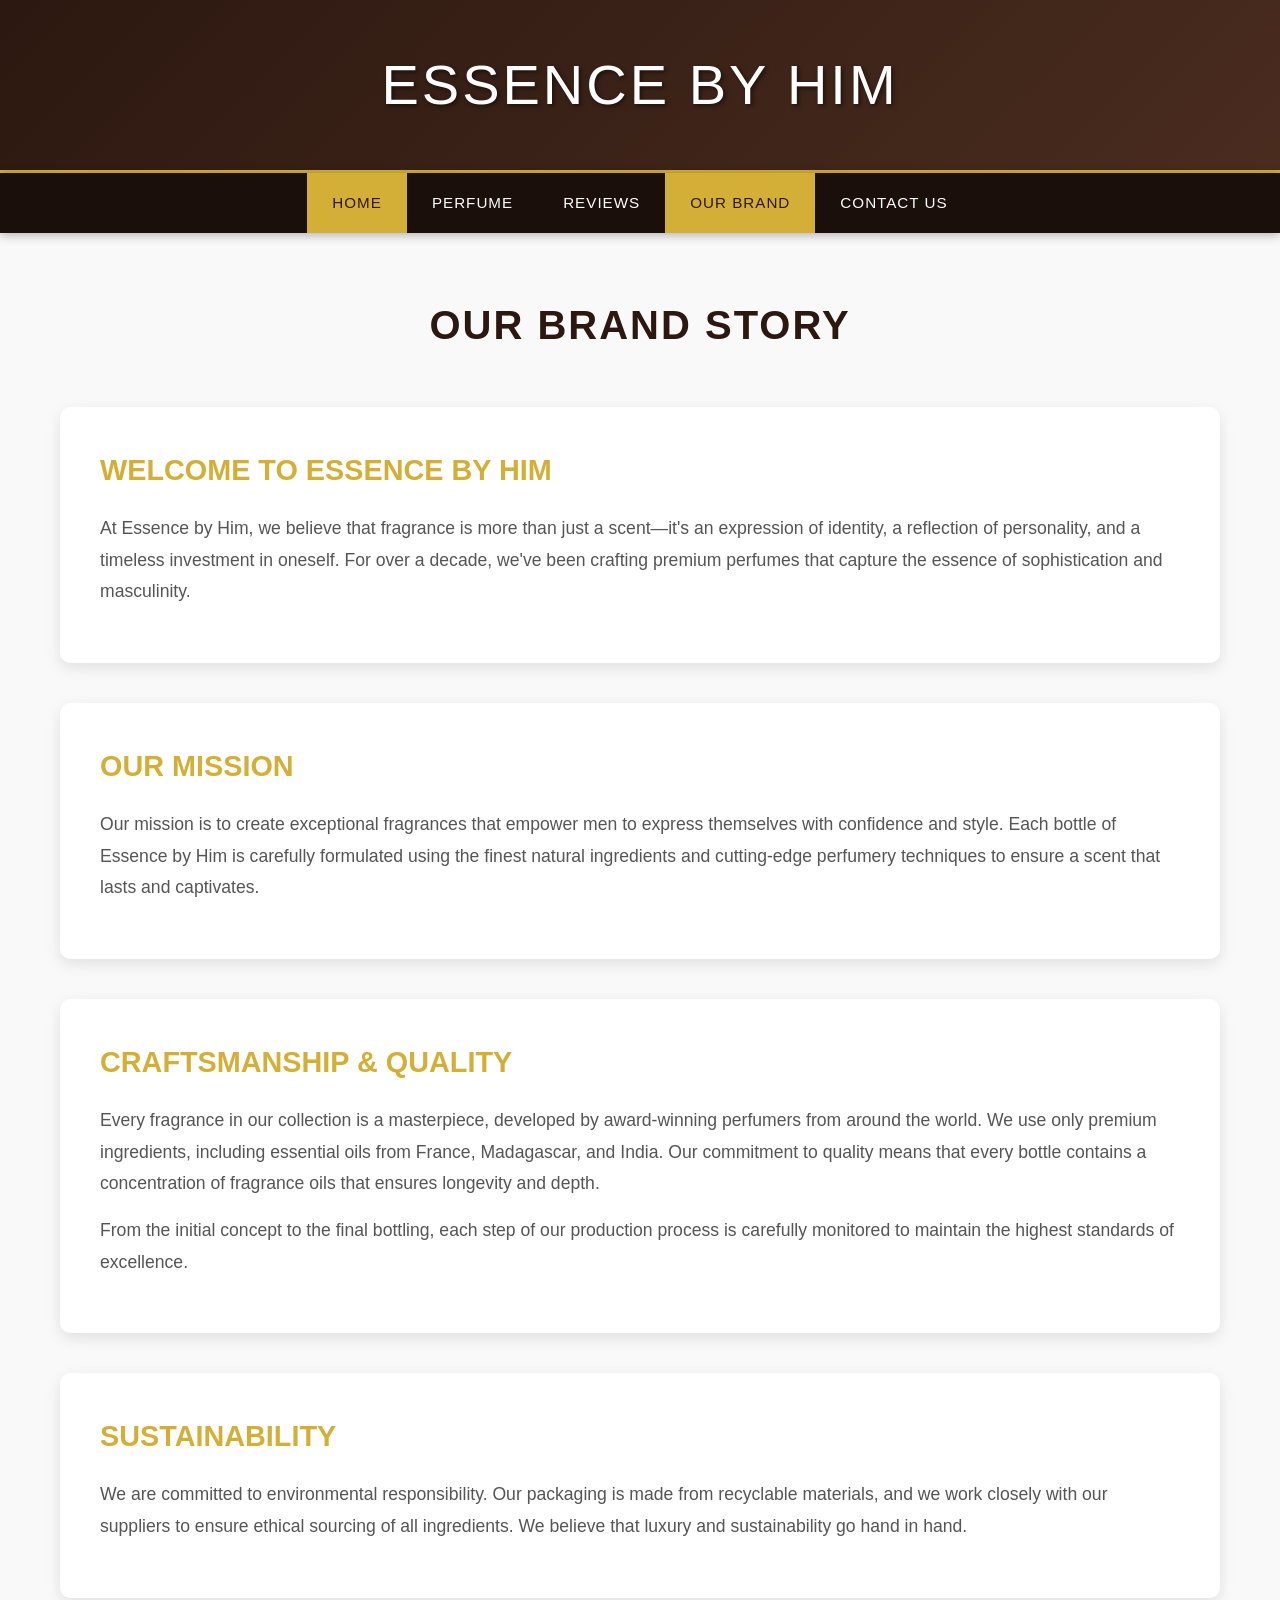
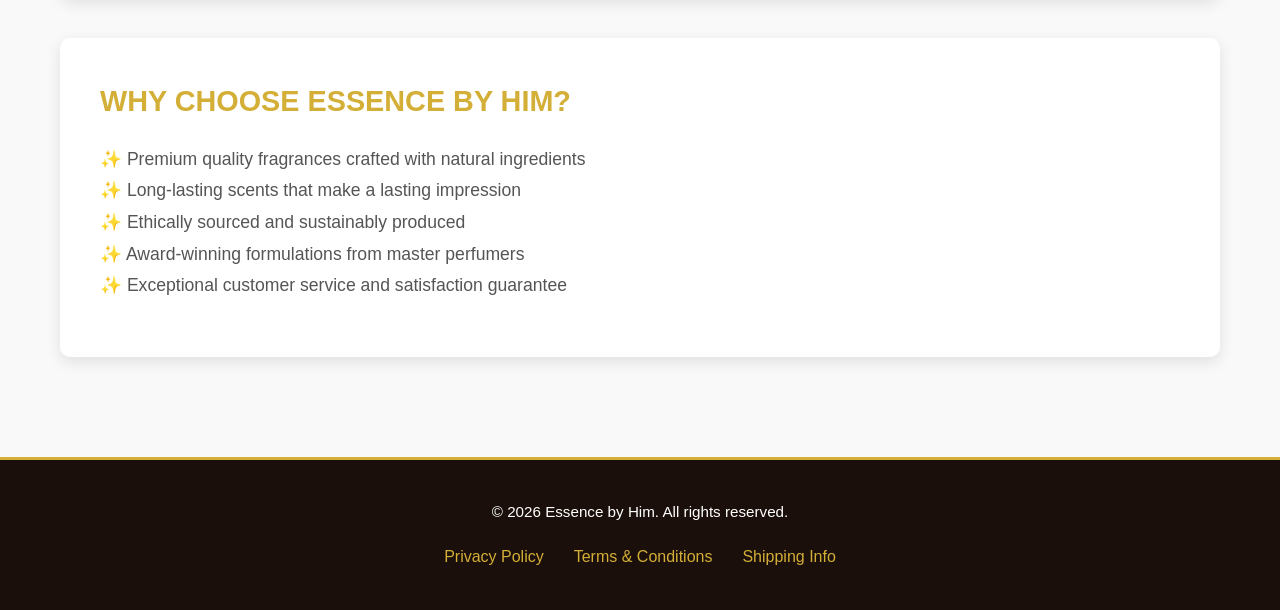
<file: brand.html>
<!DOCTYPE html>
<html lang="en">
<head>
    <meta charset="UTF-8">
    <meta name="viewport" content="width=device-width, initial-scale=1.0">
    <title>Our Brand - Essence by Him</title>
    <link rel="stylesheet" href="styles.css">
</head>
<body>
    <!-- HEADER -->
    <header class="header">
        <div class="container">
            <div class="brand-name">
                <h1>ESSENCE BY HIM</h1>
            </div>
        </div>
    </header>

    <!-- NAVIGATION BAR -->
   <nav class="navbar">
        <div class="container">
            <ul class="nav-menu">
                <li><a href="index.html" class="nav-link active">HOME</a></li>
                <li><a href="perfume.html" class="nav-link">PERFUME</a></li>
                <li><a href="reviews.html" class="nav-link">REVIEWS</a></li>
                <li><a href="brand.html" class="nav-link">OUR BRAND</a></li>
                <li><a href="contact.html" class="nav-link">CONTACT US</a></li>
            </ul>
        </div>
    </nav>

    <!-- MAIN CONTENT -->
    <section class="page-content">
        <div class="container">
            <h2 class="page-title">Our Brand Story</h2>

            <div class="brand-section">
                <h3>Welcome to Essence by Him</h3>
                <p>
                    At Essence by Him, we believe that fragrance is more than just a scent—it's an expression of identity, 
                    a reflection of personality, and a timeless investment in oneself. For over a decade, we've been crafting 
                    premium perfumes that capture the essence of sophistication and masculinity.
                </p>
            </div>

            <div class="brand-section">
                <h3>Our Mission</h3>
                <p>
                    Our mission is to create exceptional fragrances that empower men to express themselves with confidence 
                    and style. Each bottle of Essence by Him is carefully formulated using the finest natural ingredients and 
                    cutting-edge perfumery techniques to ensure a scent that lasts and captivates.
                </p>
            </div>

            <div class="brand-section">
                <h3>Craftsmanship & Quality</h3>
                <p>
                    Every fragrance in our collection is a masterpiece, developed by award-winning perfumers from around the world. 
                    We use only premium ingredients, including essential oils from France, Madagascar, and India. Our commitment to 
                    quality means that every bottle contains a concentration of fragrance oils that ensures longevity and depth.
                </p>
                <p>
                    From the initial concept to the final bottling, each step of our production process is carefully monitored to 
                    maintain the highest standards of excellence.
                </p>
            </div>

            <div class="brand-section">
                <h3>Sustainability</h3>
                <p>
                    We are committed to environmental responsibility. Our packaging is made from recyclable materials, and we work 
                    closely with our suppliers to ensure ethical sourcing of all ingredients. We believe that luxury and sustainability 
                    go hand in hand.
                </p>
            </div>

            <div class="brand-section">
                <h3>Why Choose Essence by Him?</h3>
                <p>
                    ✨ Premium quality fragrances crafted with natural ingredients<br>
                    ✨ Long-lasting scents that make a lasting impression<br>
                    ✨ Ethically sourced and sustainably produced<br>
                    ✨ Award-winning formulations from master perfumers<br>
                    ✨ Exceptional customer service and satisfaction guarantee<br>
                </p>
            </div>
        </div>
    </section>

    <!-- FOOTER -->
    <footer class="footer">
        <div class="container">
            <p>&copy; 2026 Essence by Him. All rights reserved.</p>
            <div class="footer-links">
                <a href="#">Privacy Policy</a>
                <a href="#">Terms & Conditions</a>
                <a href="#">Shipping Info</a>
            </div>
        </div>
    </footer>

    <script src="script.js"></script>
</body>
</html>
</file>
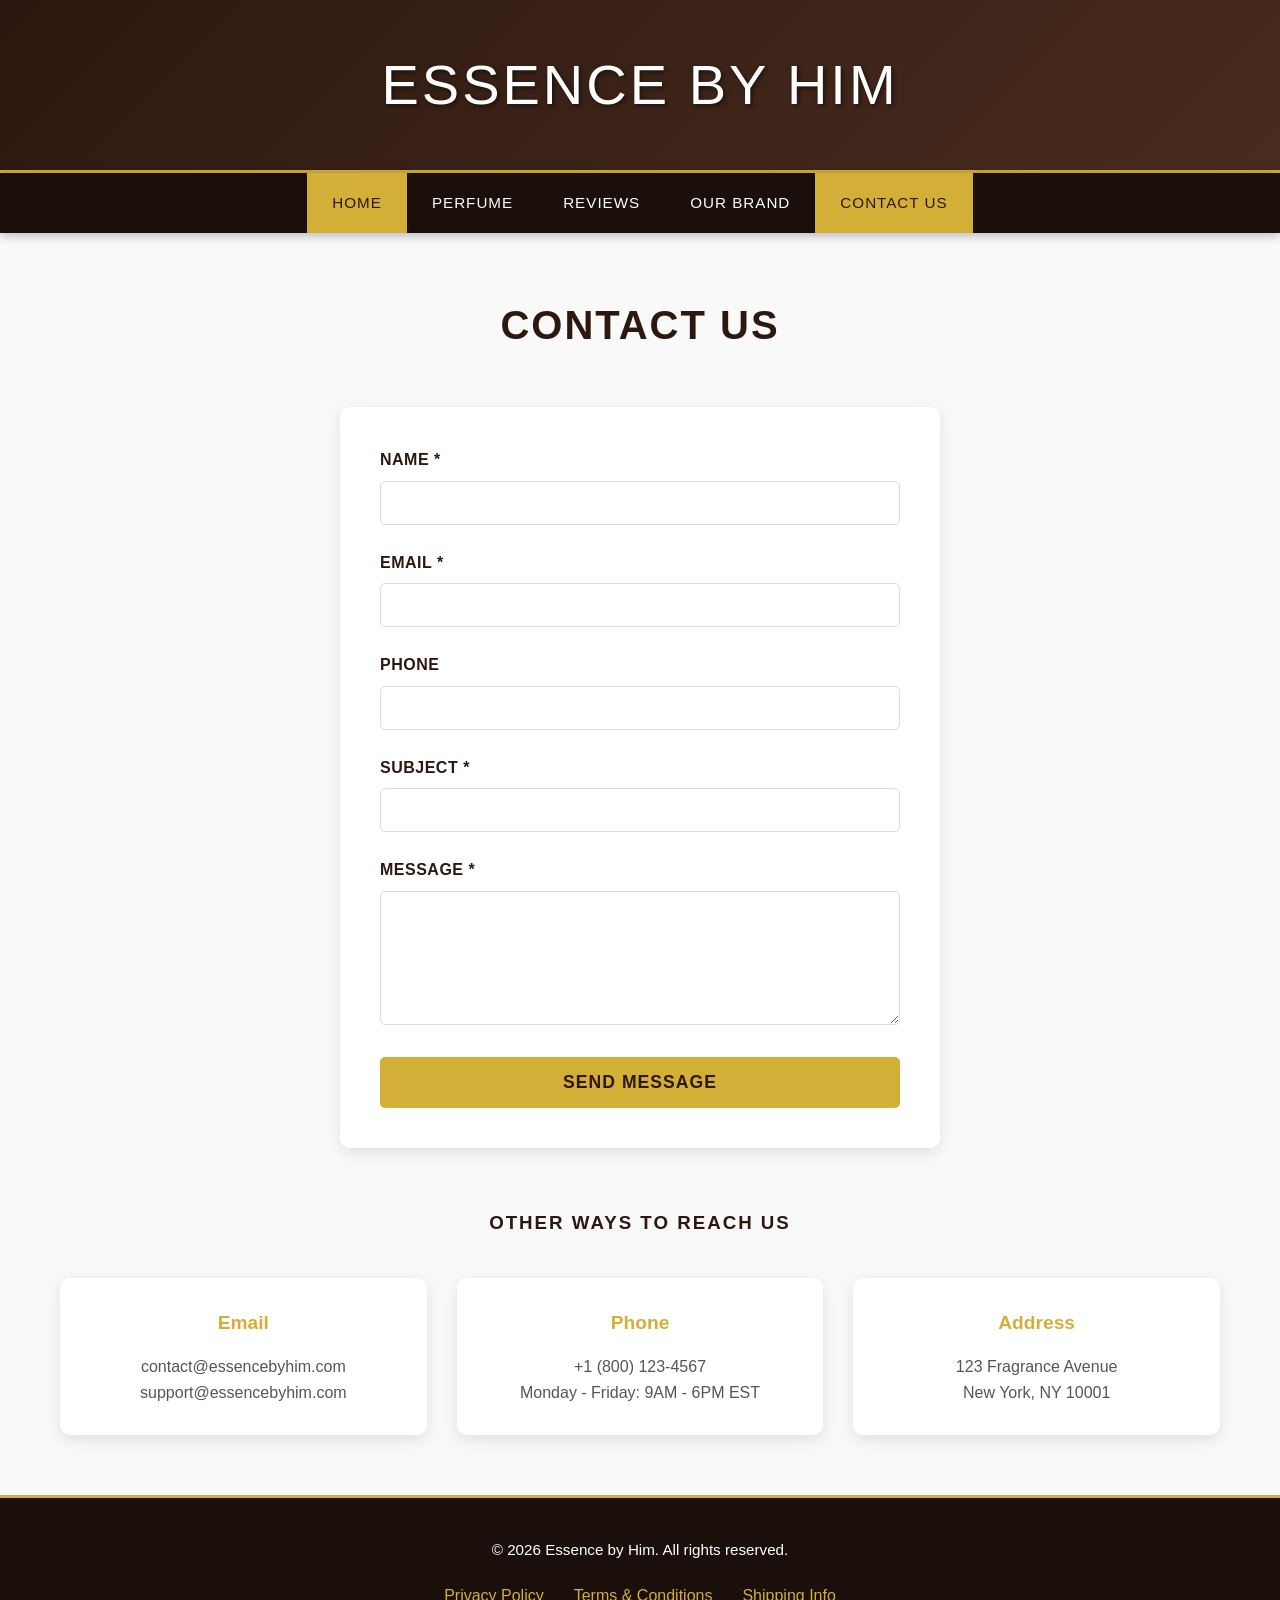
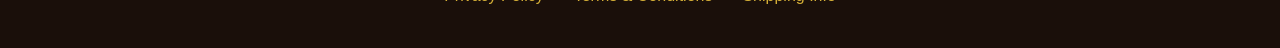
<file: contact.html>
<!DOCTYPE html>
<html lang="en">
<head>
    <meta charset="UTF-8">
    <meta name="viewport" content="width=device-width, initial-scale=1.0">
    <title>Contact Us - Essence by Him</title>
    <link rel="stylesheet" href="styles.css">
</head>
<body>
    <!-- HEADER -->
    <header class="header">
        <div class="container">
            <div class="brand-name">
                <h1>ESSENCE BY HIM</h1>
            </div>
        </div>
    </header>

    <!-- NAVIGATION BAR -->
   <nav class="navbar">
        <div class="container">
            <ul class="nav-menu">
                <li><a href="index.html" class="nav-link active">HOME</a></li>
                <li><a href="perfume.html" class="nav-link">PERFUME</a></li>
                <li><a href="reviews.html" class="nav-link">REVIEWS</a></li>
                <li><a href="brand.html" class="nav-link">OUR BRAND</a></li>
                <li><a href="contact.html" class="nav-link">CONTACT US</a></li>
            </ul>
        </div>
    </nav>

    <!-- MAIN CONTENT -->
    <section class="page-content">
        <div class="container">
            <h2 class="page-title">Contact Us</h2>

            <div class="contact-form">
                <form id="contactForm">
                    <div class="form-group">
                        <label for="name">Name *</label>
                        <input type="text" id="name" name="name" required>
                    </div>

                    <div class="form-group">
                        <label for="email">Email *</label>
                        <input type="email" id="email" name="email" required>
                    </div>

                    <div class="form-group">
                        <label for="phone">Phone</label>
                        <input type="tel" id="phone" name="phone">
                    </div>

                    <div class="form-group">
                        <label for="subject">Subject *</label>
                        <input type="text" id="subject" name="subject" required>
                    </div>

                    <div class="form-group">
                        <label for="message">Message *</label>
                        <textarea id="message" name="message" rows="6" required></textarea>
                    </div>

                    <button type="submit">Send Message</button>
                </form>
            </div>

            <div style="margin-top: 60px; text-align: center;">
                <h3 style="color: #2c1810; margin-bottom: 30px; text-transform: uppercase; letter-spacing: 2px;">Other Ways to Reach Us</h3>
                
                <div style="display: grid; grid-template-columns: repeat(auto-fit, minmax(250px, 1fr)); gap: 30px; margin-top: 40px;">
                    <div style="background: white; padding: 30px; border-radius: 10px; box-shadow: 0 5px 15px rgba(0, 0, 0, 0.1);">
                        <h4 style="color: #d4af37; margin-bottom: 15px; font-size: 1.2rem;">Email</h4>
                        <p style="color: #555;">contact@essencebyhim.com</p>
                        <p style="color: #555;">support@essencebyhim.com</p>
                    </div>

                    <div style="background: white; padding: 30px; border-radius: 10px; box-shadow: 0 5px 15px rgba(0, 0, 0, 0.1);">
                        <h4 style="color: #d4af37; margin-bottom: 15px; font-size: 1.2rem;">Phone</h4>
                        <p style="color: #555;">+1 (800) 123-4567</p>
                        <p style="color: #555;">Monday - Friday: 9AM - 6PM EST</p>
                    </div>

                    <div style="background: white; padding: 30px; border-radius: 10px; box-shadow: 0 5px 15px rgba(0, 0, 0, 0.1);">
                        <h4 style="color: #d4af37; margin-bottom: 15px; font-size: 1.2rem;">Address</h4>
                        <p style="color: #555;">123 Fragrance Avenue</p>
                        <p style="color: #555;">New York, NY 10001</p>
                    </div>
                </div>
            </div>
        </div>
    </section>

    <!-- FLOATING CART CARD -->
    <div class="floating-cart" id="floatingCart" style="display: none;">
        <button class="close-cart" id="closeCart">&times;</button>
        <h3>Your Cart</h3>
        <div class="cart-item-details" id="cartItemDetails"></div>
        <div class="cart-actions">
            <button class="btn-continue-shopping" id="continueShopping">Continue Shopping</button>
            <button class="btn-checkout">Proceed to Checkout</button>
        </div>
    </div>

    <!-- FOOTER -->
    <footer class="footer">
        <div class="container">
            <p>&copy; 2026 Essence by Him. All rights reserved.</p>
            <div class="footer-links">
                <a href="#">Privacy Policy</a>
                <a href="#">Terms & Conditions</a>
                <a href="#">Shipping Info</a>
            </div>
        </div>
    </footer>

    <script src="database.js"></script>
    <script src="script.js"></script>
</body>
</html>
</file>
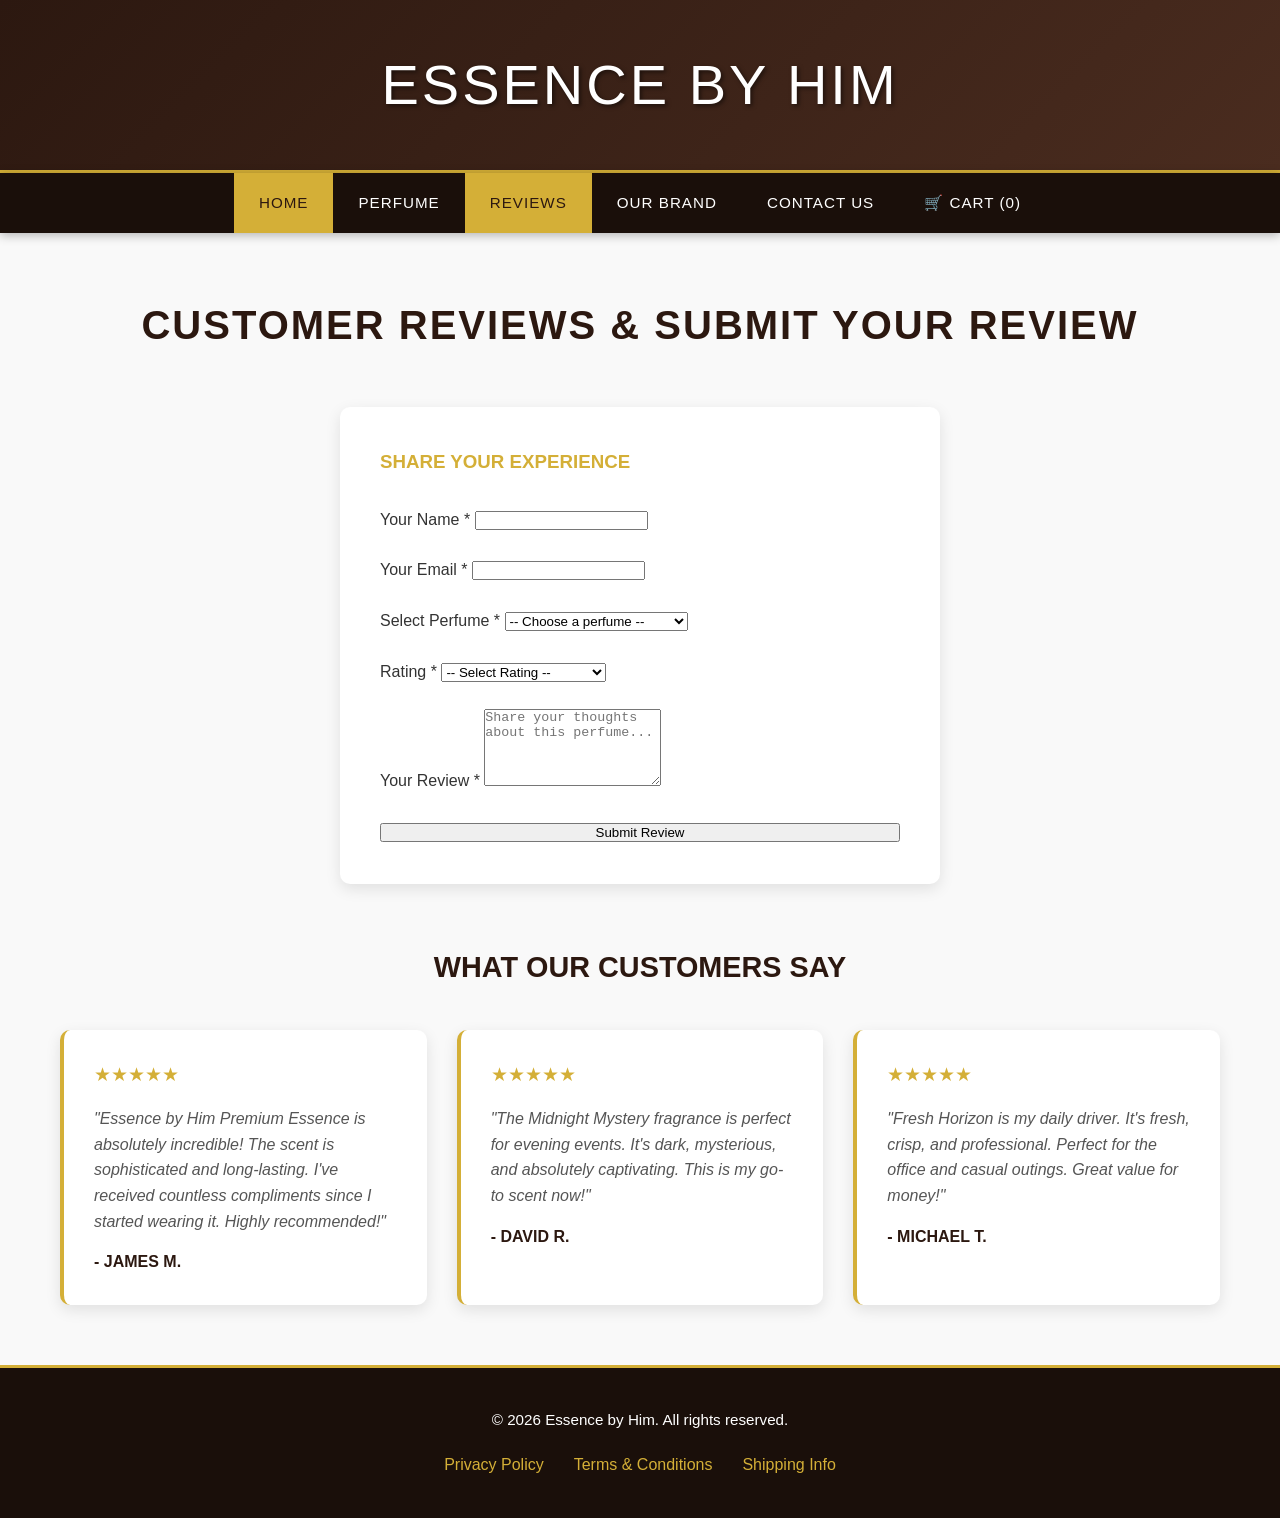
<file: reviews.html>
<!DOCTYPE html>
<html lang="en">
<head>
    <meta charset="UTF-8">
    <meta name="viewport" content="width=device-width, initial-scale=1.0">
    <title>Customer Reviews - Essence by Him</title>
    <link rel="stylesheet" href="styles.css">
</head>
<body>
    <!-- HEADER -->
    <header class="header">
        <div class="container">
            <div class="brand-name">
                <h1>ESSENCE BY HIM</h1>
            </div>
        </div>
    </header>

    <!-- NAVIGATION BAR -->
  <nav class="navbar">
        <div class="container">
            <ul class="nav-menu">
                <li><a href="index.html" class="nav-link active">HOME</a></li>
                <li><a href="perfume.html" class="nav-link">PERFUME</a></li>
                <li><a href="reviews.html" class="nav-link">REVIEWS</a></li>
                <li><a href="brand.html" class="nav-link">OUR BRAND</a></li>
                <li><a href="contact.html" class="nav-link">CONTACT US</a></li>
                <li><a href="#" class="nav-link cart-icon" id="cartIcon">🛒 CART (<span id="cartCount">0</span>)</a></li>
            </ul>
        </div>
    </nav>

    <!-- MAIN CONTENT -->
    <section class="page-content">
        <div class="container">
            <h2 class="page-title">Customer Reviews & Submit Your Review</h2>

            <!-- SUBMIT REVIEW FORM -->
            <div style="max-width: 600px; margin: 0 auto 60px; background: white; padding: 40px; border-radius: 10px; box-shadow: 0 5px 15px rgba(0, 0, 0, 0.1);">
                <h3 style="color: #d4af37; margin-bottom: 30px; text-transform: uppercase;">Share Your Experience</h3>
                <form id="reviewForm">
                    <div class="form-group">
                        <label for="reviewName">Your Name *</label>
                        <input type="text" id="reviewName" name="name" required>
                    </div>

                    <div class="form-group">
                        <label for="reviewEmail">Your Email *</label>
                        <input type="email" id="reviewEmail" name="email" required>
                    </div>

                    <div class="form-group">
                        <label for="productSelect">Select Perfume *</label>
                        <select id="productSelect" name="productId" required>
                            <option value="">-- Choose a perfume --</option>
                            <option value="1">Premium Essence - $89.99</option>
                            <option value="2">Midnight Mystery - $79.99</option>
                            <option value="3">Fresh Horizon - $74.99</option>
                            <option value="4">Amber Aura - $84.99</option>
                            <option value="5">Silver Storm - $94.99</option>
                            <option value="6">Velvet Touch - $89.99</option>
                            <option value="7">Ocean Breeze - $69.99</option>
                            <option value="8">Midnight Luxe - $99.99</option>
                        </select>
                    </div>

                    <div class="form-group">
                        <label for="rating">Rating *</label>
                        <select id="rating" name="rating" required>
                            <option value="">-- Select Rating --</option>
                            <option value="5">⭐⭐⭐⭐⭐ Excellent</option>
                            <option value="4">⭐⭐⭐⭐ Very Good</option>
                            <option value="3">⭐⭐⭐ Good</option>
                            <option value="2">⭐⭐ Fair</option>
                            <option value="1">⭐ Poor</option>
                        </select>
                    </div>

                    <div class="form-group">
                        <label for="reviewText">Your Review *</label>
                        <textarea id="reviewText" name="text" rows="5" placeholder="Share your thoughts about this perfume..." required></textarea>
                    </div>

                    <button type="submit" style="width: 100%;">Submit Review</button>
                </form>
            </div>

            <!-- CUSTOMER REVIEWS -->
            <h3 style="color: #2c1810; text-align: center; margin: 60px 0 40px; text-transform: uppercase; font-size: 1.8rem;">What Our Customers Say</h3>
            
            <div class="reviews-container" id="reviewsContainer">
                <!-- Reviews will be loaded here by JavaScript -->
            </div>
        </div>
    </section>

    <!-- FLOATING CART CARD -->
    <div class="floating-cart" id="floatingCart" style="display: none;">
        <button class="close-cart" id="closeCart">&times;</button>
        <h3>Your Cart</h3>
        <div class="cart-item-details" id="cartItemDetails"></div>
        <div class="cart-actions">
            <button class="btn-continue-shopping" id="continueShopping">Continue Shopping</button>
            <button class="btn-checkout">Proceed to Checkout</button>
        </div>
    </div>

    <!-- FOOTER -->
    <footer class="footer">
        <div class="container">
            <p>&copy; 2026 Essence by Him. All rights reserved.</p>
            <div class="footer-links">
                <a href="#">Privacy Policy</a>
                <a href="#">Terms & Conditions</a>
                <a href="#">Shipping Info</a>
            </div>
        </div>
    </footer>

    <script src="database.js"></script>
    <script src="script.js"></script>
    <script>
        // Load reviews on page load
        document.addEventListener('DOMContentLoaded', function() {
            loadReviews();
        });
    </script>
</body>
</html>
</file>
<file: styles.css>
* {
    margin: 0;
    padding: 0;
    box-sizing: border-box;
}

body {
    font-family: 'Segoe UI', Tahoma, Geneva, Verdana, sans-serif;
    line-height: 1.6;
    color: #333;
    background-color: #f9f9f9;
}

.container {
    max-width: 1200px;
    margin: 0 auto;
    padding: 0 20px;
}

/* HEADER */
.header {
    background: linear-gradient(135deg, #2c1810 0%, #4a2c1f 100%);
    color: white;
    padding: 40px 0;
    text-align: center;
    border-bottom: 3px solid #d4af37;
}

.header h1 {
    font-size: 3.5rem;
    letter-spacing: 3px;
    font-weight: 300;
    text-shadow: 2px 2px 4px rgba(0, 0, 0, 0.5);
}

/* NAVBAR */
.navbar {
    background-color: #1a0f0a;
    padding: 0;
    position: sticky;
    top: 0;
    z-index: 100;
    box-shadow: 0 2px 10px rgba(0, 0, 0, 0.3);
}

.nav-menu {
    list-style: none;
    display: flex;
    justify-content: center;
    flex-wrap: wrap;
}

.nav-link {
    display: block;
    color: white;
    text-decoration: none;
    padding: 18px 25px;
    transition: all 0.3s ease;
    font-weight: 500;
    letter-spacing: 1px;
    font-size: 0.95rem;
}

.nav-link:hover,
.nav-link.active {
    background-color: #d4af37;
    color: #2c1810;
}

.cart-icon {
    cursor: pointer;
}

/* SEARCH BAR */
.search-container {
    display: flex;
    gap: 10px;
    margin: 40px 0;
    justify-content: center;
}

.search-bar {
    padding: 12px 20px;
    border: 2px solid #d4af37;
    border-radius: 5px;
    font-size: 1rem;
    width: 100%;
    max-width: 400px;
    transition: all 0.3s ease;
}

.search-bar:focus {
    outline: none;
    box-shadow: 0 0 10px rgba(212, 175, 55, 0.5);
    background-color: #fffbf0;
}

.search-btn {
    background-color: #d4af37;
    color: #2c1810;
    border: none;
    padding: 12px 30px;
    border-radius: 5px;
    cursor: pointer;
    font-weight: bold;
    transition: all 0.3s ease;
    text-transform: uppercase;
}

.search-btn:hover {
    background-color: #2c1810;
    color: #d4af37;
    transform: scale(1.05);
}

.no-results {
    color: #999;
    font-size: 1.2rem;
    padding: 40px;
    text-align: center;
}

/* PROMOTIONS SECTION */
.promotions {
    background: linear-gradient(135deg, #d4af37 0%, #f0e5c3 100%);
    padding: 60px 0;
    text-align: center;
}

.promotions h2 {
    font-size: 2.5rem;
    color: #2c1810;
    margin-bottom: 30px;
    text-transform: uppercase;
    letter-spacing: 2px;
}

.promo-banner {
    background: white;
    padding: 30px;
    border-radius: 10px;
    box-shadow: 0 5px 20px rgba(0, 0, 0, 0.1);
    display: inline-block;
    max-width: 500px;
}

.promo-banner p {
    font-size: 1.8rem;
    color: #2c1810;
    margin-bottom: 20px;
}

.highlight {
    color: #d4af37;
    font-weight: bold;
    font-size: 2.2rem;
}

.cta-button {
    background-color: #d4af37;
    color: #2c1810;
    border: none;
    padding: 15px 40px;
    font-size: 1.1rem;
    border-radius: 5px;
    cursor: pointer;
    font-weight: bold;
    transition: all 0.3s ease;
    text-transform: uppercase;
    letter-spacing: 1px;
}

.cta-button:hover {
    background-color: #2c1810;
    color: #d4af37;
    transform: scale(1.05);
}

/* FEATURED PRODUCTS */
.featured-products {
    padding: 80px 0;
    background-color: #f9f9f9;
}

.featured-products h2 {
    font-size: 2.5rem;
    color: #2c1810;
    text-align: center;
    margin-bottom: 50px;
    text-transform: uppercase;
    letter-spacing: 2px;
}

.products-grid {
    display: grid;
    grid-template-columns: repeat(auto-fit, minmax(280px, 1fr));
    gap: 30px;
}

.product-card {
    background: white;
    border-radius: 10px;
    overflow: hidden;
    box-shadow: 0 5px 15px rgba(0, 0, 0, 0.1);
    transition: all 0.3s ease;
    text-align: center;
}

.product-card:hover {
    transform: translateY(-10px);
    box-shadow: 0 15px 30px rgba(0, 0, 0, 0.2);
}

.product-image {
    position: relative;
    overflow: hidden;
    height: 350px;
    background-color: #e8e8e8;
}

.product-image img {
    width: 100%;
    height: 100%;
    object-fit: cover;
    transition: transform 0.3s ease;
}

.product-card:hover .product-image img {
    transform: scale(1.1);
}

.product-overlay {
    position: absolute;
    top: 0;
    left: 0;
    right: 0;
    bottom: 0;
    background: rgba(44, 24, 16, 0.8);
    display: flex;
    align-items: center;
    justify-content: center;
    opacity: 0;
    transition: opacity 0.3s ease;
}

.product-card:hover .product-overlay {
    opacity: 1;
}

.btn-view {
    background-color: #d4af37;
    color: #2c1810;
    border: none;
    padding: 12px 30px;
    font-size: 1rem;
    border-radius: 5px;
    cursor: pointer;
    font-weight: bold;
    transition: all 0.3s ease;
    text-transform: uppercase;
}

.btn-view:hover {
    background-color: #f0e5c3;
    transform: scale(1.1);
}

.product-card h3 {
    color: #2c1810;
    font-size: 1.5rem;
    padding: 20px 15px 10px;
    text-transform: uppercase;
    letter-spacing: 1px;
}

.product-card .price {
    color: #d4af37;
    font-size: 1.8rem;
    font-weight: bold;
    padding: 0 15px;
}

.product-card .description {
    color: #666;
    font-size: 0.95rem;
    padding: 0 15px 20px;
}

/* FOOTER */
.footer {
    background-color: #1a0f0a;
    color: white;
    padding: 40px 0;
    text-align: center;
    border-top: 3px solid #d4af37;
}

.footer p {
    margin-bottom: 20px;
    font-size: 0.95rem;
}

.footer-links {
    display: flex;
    justify-content: center;
    gap: 30px;
    flex-wrap: wrap;
}

.footer-links a {
    color: #d4af37;
    text-decoration: none;
    transition: color 0.3s ease;
}

.footer-links a:hover {
    color: white;
}

/* PAGE SECTIONS */
.page-content {
    min-height: calc(100vh - 300px);
    padding: 60px 0;
}

.page-title {
    font-size: 2.5rem;
    color: #2c1810;
    text-align: center;
    margin-bottom: 50px;
    text-transform: uppercase;
    letter-spacing: 2px;
}

/* BRAND PAGE */
.brand-section {
    background: white;
    padding: 40px;
    border-radius: 10px;
    box-shadow: 0 5px 15px rgba(0, 0, 0, 0.1);
    margin-bottom: 40px;
}

.brand-section h3 {
    color: #d4af37;
    font-size: 1.8rem;
    margin-bottom: 20px;
    text-transform: uppercase;
}

.brand-section p {
    color: #555;
    font-size: 1.1rem;
    line-height: 1.8;
    margin-bottom: 15px;
}

/* REVIEWS PAGE */
.reviews-container {
    display: grid;
    grid-template-columns: repeat(auto-fit, minmax(300px, 1fr));
    gap: 30px;
}

.review-card {
    background: white;
    padding: 30px;
    border-radius: 10px;
    box-shadow: 0 5px 15px rgba(0, 0, 0, 0.1);
    border-left: 4px solid #d4af37;
}

.review-card .stars {
    color: #d4af37;
    font-size: 1.2rem;
    margin-bottom: 15px;
}

.review-card .review-text {
    color: #555;
    font-style: italic;
    margin-bottom: 15px;
    line-height: 1.6;
}

.review-card .reviewer-name {
    color: #2c1810;
    font-weight: bold;
    text-transform: uppercase;
}

/* CONTACT FORM */
.contact-form {
    max-width: 600px;
    margin: 0 auto;
    background: white;
    padding: 40px;
    border-radius: 10px;
    box-shadow: 0 5px 15px rgba(0, 0, 0, 0.1);
}

.form-group {
    margin-bottom: 25px;
}

.contact-form label {
    display: block;
    color: #2c1810;
    font-weight: bold;
    margin-bottom: 8px;
    text-transform: uppercase;
    letter-spacing: 0.5px;
}

.contact-form input,
.contact-form textarea,
.contact-form select {
    width: 100%;
    padding: 12px;
    border: 1px solid #ddd;
    border-radius: 5px;
    font-family: inherit;
    font-size: 1rem;
    transition: border-color 0.3s ease;
}

.contact-form input:focus,
.contact-form textarea:focus,
.contact-form select:focus {
    outline: none;
    border-color: #d4af37;
    box-shadow: 0 0 5px rgba(212, 175, 55, 0.3);
}

.contact-form button {
    background-color: #d4af37;
    color: #2c1810;
    border: none;
    padding: 15px 40px;
    font-size: 1.1rem;
    border-radius: 5px;
    cursor: pointer;
    font-weight: bold;
    transition: all 0.3s ease;
    text-transform: uppercase;
    letter-spacing: 1px;
    width: 100%;
}

.contact-form button:hover {
    background-color: #2c1810;
    color: #d4af37;
    transform: scale(1.02);
}

/* PERFUME GALLERY */
.perfume-gallery {
    display: grid;
    grid-template-columns: repeat(auto-fit, minmax(250px, 1fr));
    gap: 25px;
}

.perfume-item {
    background: white;
    border-radius: 10px;
    overflow: hidden;
    box-shadow: 0 5px 15px rgba(0, 0, 0, 0.1);
    transition: all 0.3s ease;
}

.perfume-item:hover {
    transform: translateY(-5px);
    box-shadow: 0 10px 25px rgba(0, 0, 0, 0.15);
}

.perfume-item-image {
    height: 300px;
    overflow: hidden;
    background-color: #e8e8e8;
}

.perfume-item-image img {
    width: 100%;
    height: 100%;
    object-fit: cover;
    transition: transform 0.3s ease;
}

.perfume-item:hover .perfume-item-image img {
    transform: scale(1.05);
}

.perfume-item-content {
    padding: 20px;
}

.perfume-item-content h3 {
    color: #2c1810;
    font-size: 1.3rem;
    margin-bottom: 10px;
    text-transform: uppercase;
}

.perfume-item-content .perfume-price {
    color: #d4af37;
    font-size: 1.5rem;
    font-weight: bold;
    margin-bottom: 10px;
}

.perfume-item-content p {
    color: #555;
    font-size: 0.9rem;
    margin-bottom: 15px;
}

.perfume-item-content button,
.add-to-cart-btn {
    background-color: #d4af37;
    color: #2c1810;
    border: none;
    padding: 10px 20px;
    border-radius: 5px;
    cursor: pointer;
    font-weight: bold;
    transition: all 0.3s ease;
    width: 100%;
}

.perfume-item-content button:hover,
.add-to-cart-btn:hover {
    background-color: #2c1810;
    color: #d4af37;
}

/* FLOATING CART CARD */
.floating-cart {
    position: fixed;
    right: 20px;
    top: 120px;
    width: 350px;
    background: white;
    border-radius: 10px;
    box-shadow: 0 10px 40px rgba(0, 0, 0, 0.3);
    padding: 25px;
    z-index: 1000;
    max-height: 80vh;
    overflow-y: auto;
    border-top: 4px solid #d4af37;
}

.floating-cart h3 {
    color: #2c1810;
    font-size: 1.3rem;
    margin-bottom: 20px;
    text-transform: uppercase;
    border-bottom: 2px solid #d4af37;
    padding-bottom: 10px;
}

.close-cart {
    position: absolute;
    top: 10px;
    right: 15px;
    background: none;
    border: none;
    font-size: 2rem;
    color: #d4af37;
    cursor: pointer;
    transition: color 0.3s ease;
}

.close-cart:hover {
    color: #2c1810;
}

.cart-item-details {
    margin-bottom: 20px;
}

.cart-actions {
    display: flex;
    flex-direction: column;
    gap: 10px;
    margin-top: 20px;
}

.btn-continue-shopping {
    background-color: #f0e5c3;
    color: #2c1810;
    border: 2px solid #d4af37;
    padding: 12px;
    border-radius: 5px;
    cursor: pointer;
    font-weight: bold;
    transition: all 0.3s ease;
    text-transform: uppercase;
}

.btn-continue-shopping:hover {
    background-color: #d4af37;
}

.btn-checkout {
    background-color: #d4af37;
    color: #2c1810;
    border: none;
    padding: 12px;
    border-radius: 5px;
    cursor: pointer;
    font-weight: bold;
    transition: all 0.3s ease;
    text-transform: uppercase;
}

.btn-checkout:hover {
    background-color: #2c1810;
    color: #d4af37;
    transform: scale(1.02);
}

/* RESPONSIVE */
@media (max-width: 768px) {
    .header h1 {
        font-size: 2.5rem;
    }

    .nav-menu {
        flex-direction: column;
    }

    .nav-link {
        padding: 12px 15px;
        font-size: 0.85rem;
    }

    .page-title {
        font-size: 2rem;
    }

    .promotions h2 {
        font-size: 1.8rem;
    }

    .promo-banner p {
        font-size: 1.4rem;
    }

    .featured-products h2 {
        font-size: 1.8rem;
    }

    .products-grid {
        grid-template-columns: 1fr;
    }

    .search-container {
        flex-direction: column;
    }

    .search-bar {
        max-width: 100%;
    }

    .floating-cart {
        position: fixed;
        right: 10px;
        left: 10px;
        width: auto;
        top: 150px;
    }
}

@media (max-width: 480px) {
    .header h1 {
        font-size: 1.8rem;
        letter-spacing: 1px;
    }

    .page-title {
        font-size: 1.5rem;
    }

    .nav-link {
        padding: 10px 12px;
        font-size: 0.75rem;
    }

    .floating-cart {
        width: calc(100vw - 20px);
        padding: 15px;
    }

    .floating-cart h3 {
        font-size: 1.1rem;
    }
}
</file>
